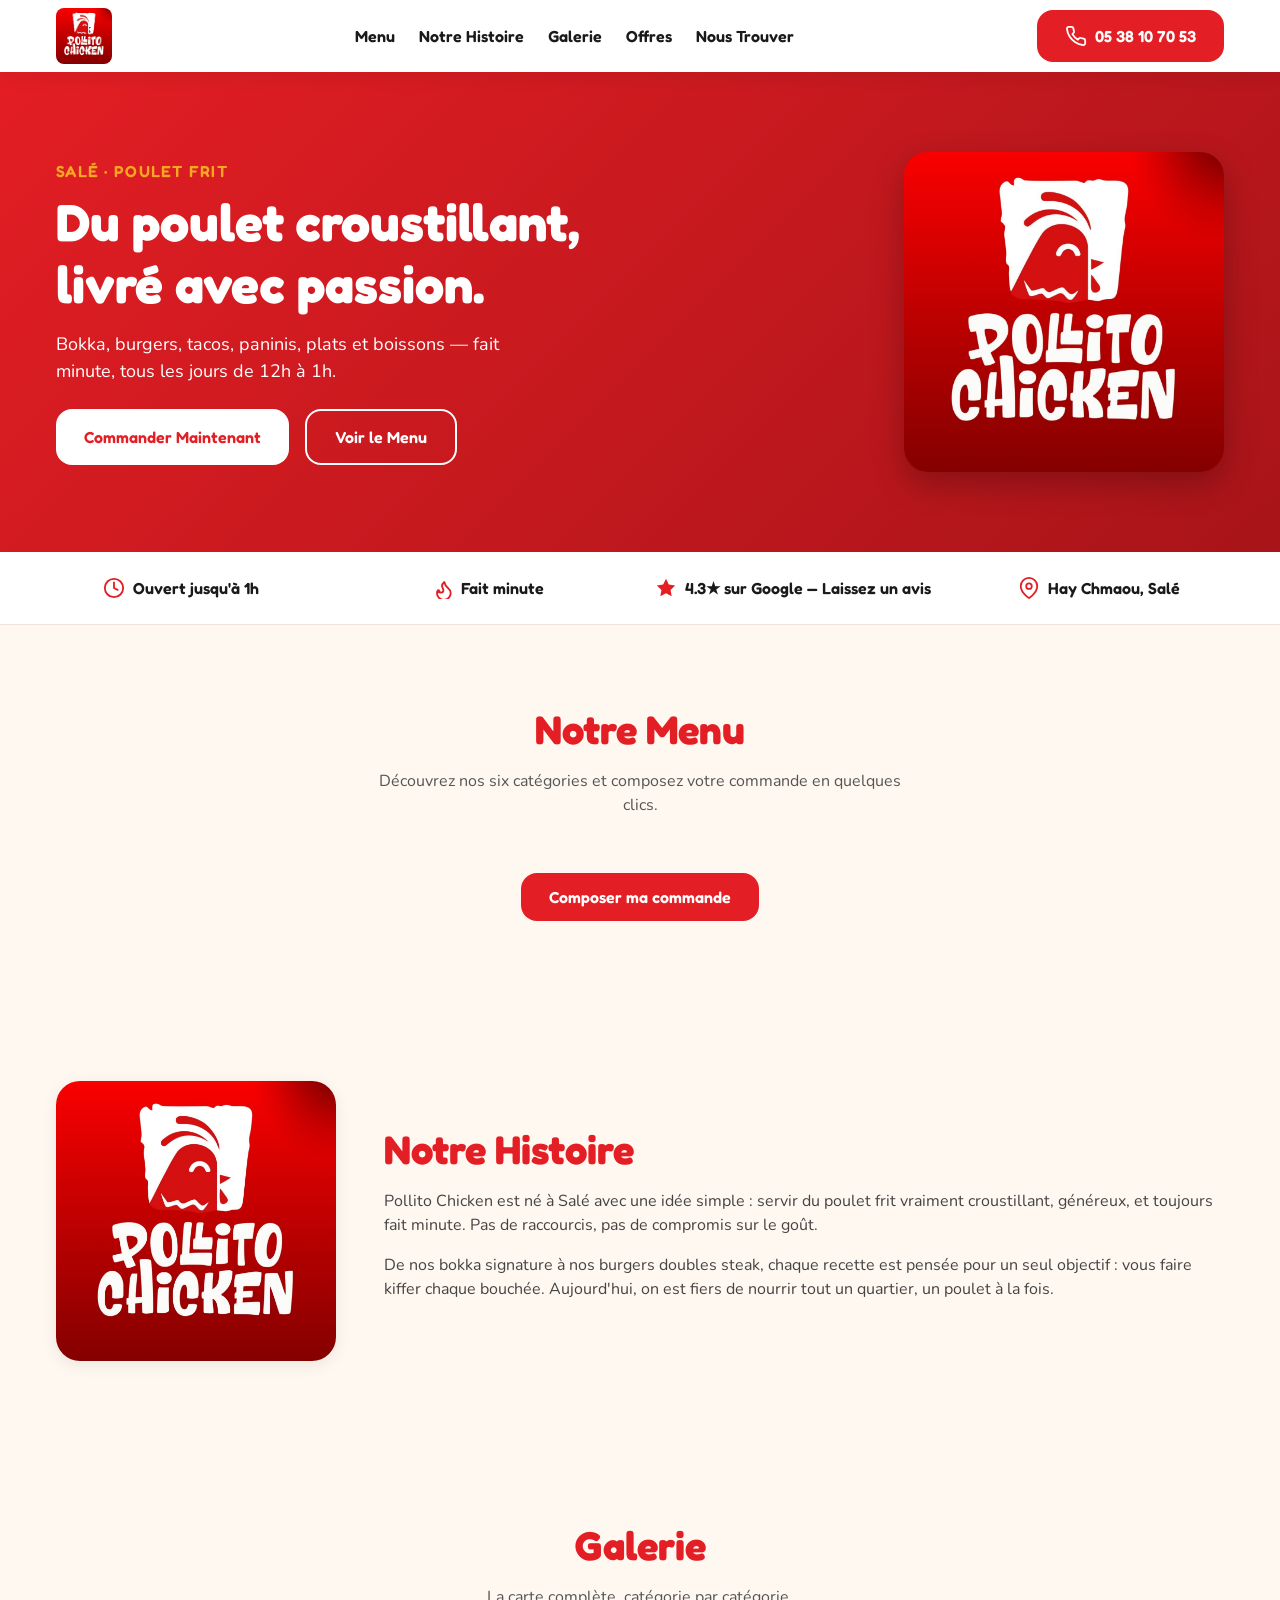
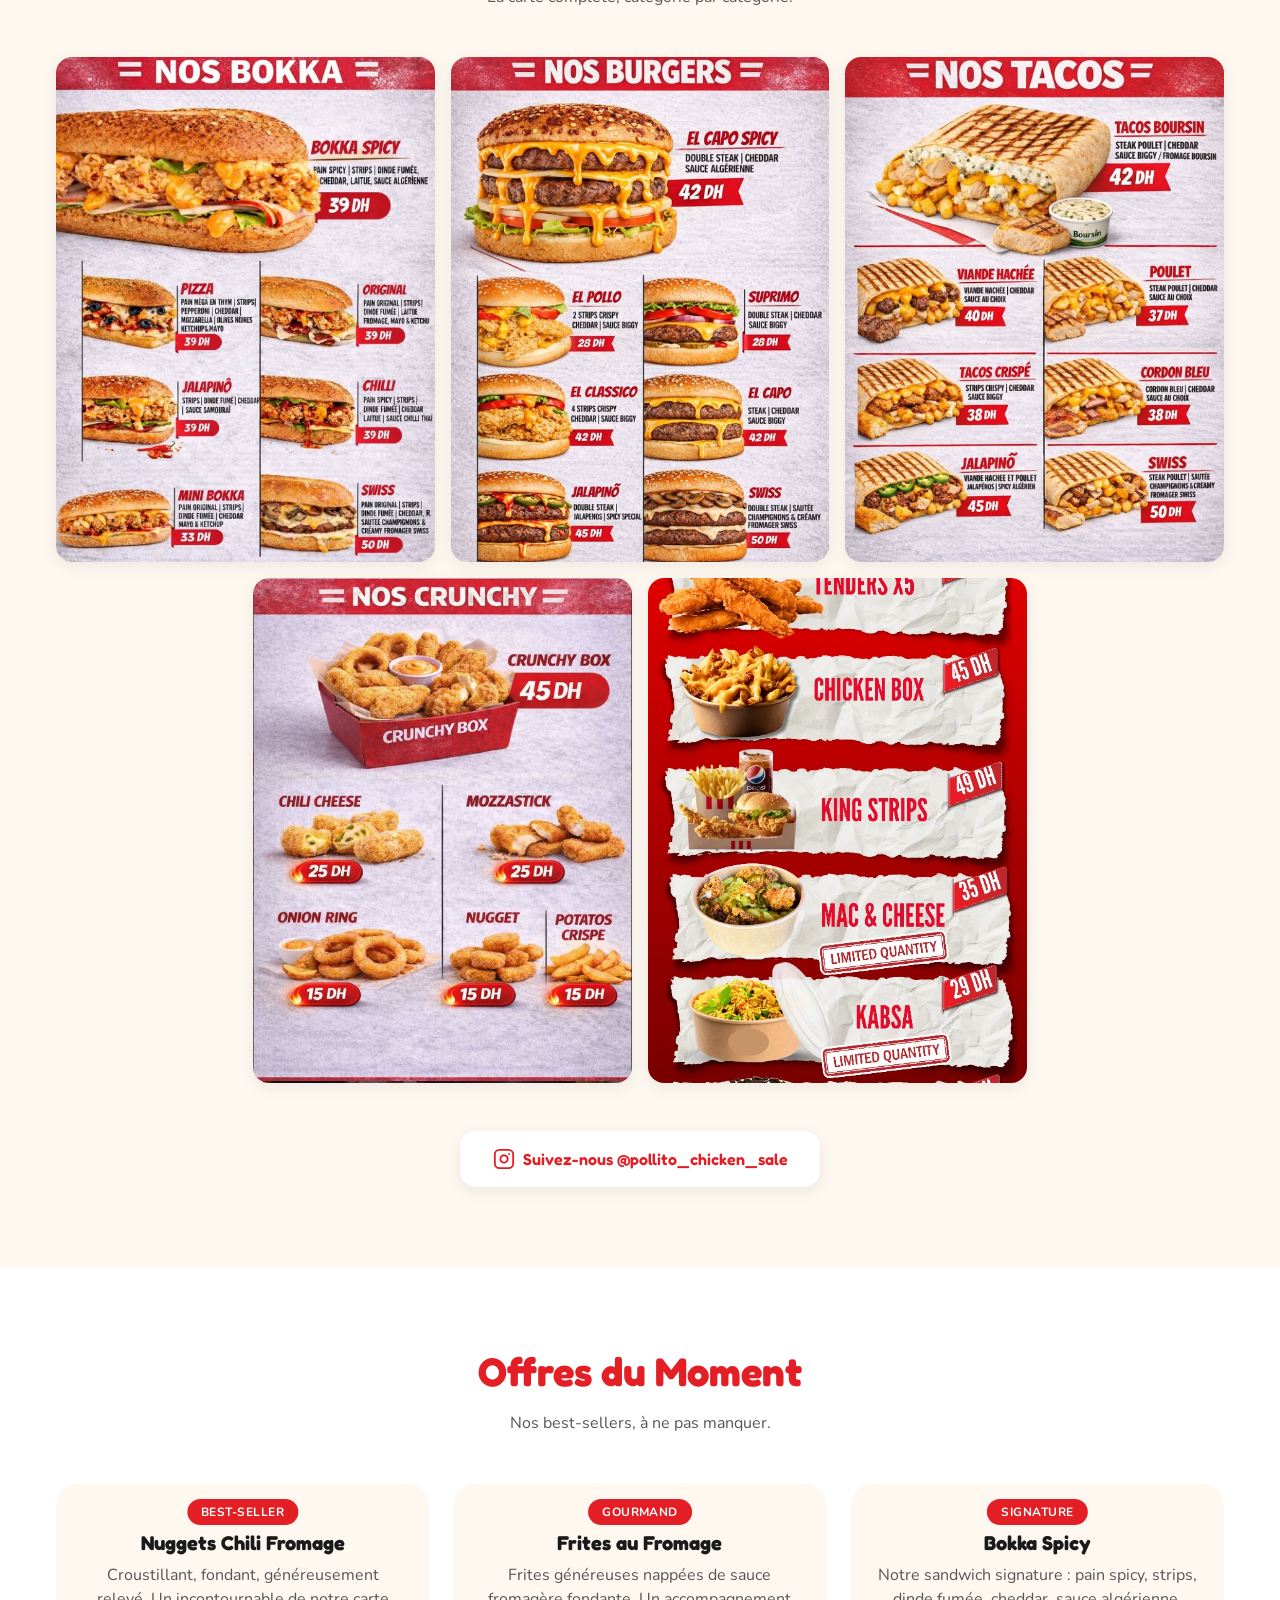
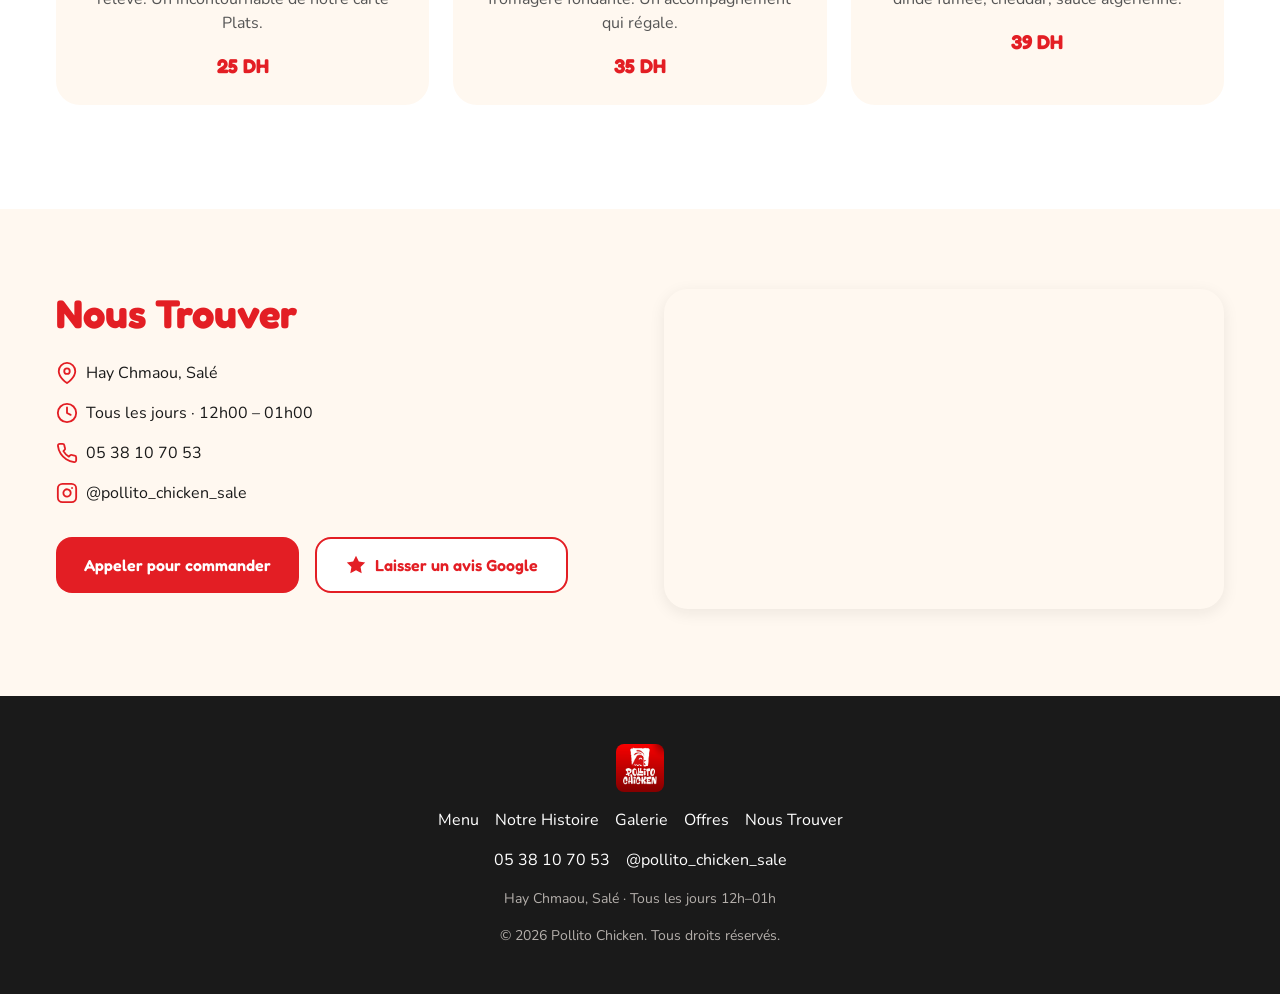
<file: index.html>
<!DOCTYPE html>
<html lang="fr">
<head>
  <meta charset="UTF-8">
  <meta name="viewport" content="width=device-width, initial-scale=1.0">
  <title>Pollito Chicken — Salé | Poulet Frit & Fast-Food</title>
  <meta name="description" content="Pollito Chicken à Salé : bokka, burgers, tacos, paninis, plats et boissons. Poulet frit croustillant, ouvert tous les jours de 12h à 1h. Commandez par téléphone au 05 38 10 70 53.">
  <link rel="icon" type="image/jpeg" href="assets/images/logo.jpg">
  <link rel="preconnect" href="https://fonts.googleapis.com">
  <link rel="preconnect" href="https://fonts.gstatic.com" crossorigin>
  <link href="https://fonts.googleapis.com/css2?family=Fredoka:wght@500;600;700&family=Nunito:wght@400;600;700;800&display=swap" rel="stylesheet">
  <link rel="stylesheet" href="css/styles.css">
  <link rel="stylesheet" href="css/order.css">
</head>
<body>
  <!-- Reusable icon sprite: referenced via <use href="#icon-x"/> throughout the page -->
  <svg class="icon-sprite" aria-hidden="true">
    <symbol id="icon-phone" viewBox="0 0 24 24" fill="none" stroke="currentColor" stroke-width="2" stroke-linecap="round" stroke-linejoin="round">
      <path d="M22 16.92v3a2 2 0 0 1-2.18 2 19.79 19.79 0 0 1-8.63-3.07 19.5 19.5 0 0 1-6-6 19.79 19.79 0 0 1-3.07-8.67A2 2 0 0 1 4.11 2h3a2 2 0 0 1 2 1.72c.127.96.361 1.903.7 2.81a2 2 0 0 1-.45 2.11L8.09 9.91a16 16 0 0 0 6 6l1.27-1.27a2 2 0 0 1 2.11-.45c.907.339 1.85.573 2.81.7A2 2 0 0 1 22 16.92z"/>
    </symbol>
    <symbol id="icon-clock" viewBox="0 0 24 24" fill="none" stroke="currentColor" stroke-width="2" stroke-linecap="round" stroke-linejoin="round">
      <circle cx="12" cy="12" r="10"/>
      <polyline points="12 6 12 12 16 14"/>
    </symbol>
    <symbol id="icon-flame" viewBox="0 0 24 24" fill="none" stroke="currentColor" stroke-width="2" stroke-linecap="round" stroke-linejoin="round">
      <path d="M8.5 14.5A2.5 2.5 0 0 0 11 17a2.5 2.5 0 0 0 2.5-2.5c0-1.38-.5-2-1-3-1.072-2.143-.224-4.054 2-6 .5 2.5 2 4.9 4 6.5 2 1.6 3 3.5 3 5.5a7.5 7.5 0 1 1-15 0c0-1.153.433-2.294 1-3a2.5 2.5 0 0 0 2.5 2.5z"/>
    </symbol>
    <symbol id="icon-star" viewBox="0 0 24 24" fill="currentColor" stroke="none">
      <polygon points="12 2 15.09 8.26 22 9.27 17 14.14 18.18 21.02 12 17.77 5.82 21.02 7 14.14 2 9.27 8.91 8.26 12 2"/>
    </symbol>
    <symbol id="icon-pin" viewBox="0 0 24 24" fill="none" stroke="currentColor" stroke-width="2" stroke-linecap="round" stroke-linejoin="round">
      <path d="M21 10c0 7-9 13-9 13s-9-6-9-13a9 9 0 0 1 18 0z"/>
      <circle cx="12" cy="10" r="3"/>
    </symbol>
    <symbol id="icon-instagram" viewBox="0 0 24 24" fill="none" stroke="currentColor" stroke-width="2" stroke-linecap="round" stroke-linejoin="round">
      <rect x="2" y="2" width="20" height="20" rx="5"/>
      <path d="M16 11.37A4 4 0 1 1 12.63 8 4 4 0 0 1 16 11.37z"/>
      <line x1="17.5" y1="6.5" x2="17.51" y2="6.5"/>
    </symbol>
    <symbol id="icon-menu" viewBox="0 0 24 24" fill="none" stroke="currentColor" stroke-width="2" stroke-linecap="round" stroke-linejoin="round">
      <line x1="3" y1="6" x2="21" y2="6"/>
      <line x1="3" y1="12" x2="21" y2="12"/>
      <line x1="3" y1="18" x2="21" y2="18"/>
    </symbol>
    <symbol id="icon-close" viewBox="0 0 24 24" fill="none" stroke="currentColor" stroke-width="2" stroke-linecap="round" stroke-linejoin="round">
      <line x1="18" y1="6" x2="6" y2="18"/>
      <line x1="6" y1="6" x2="18" y2="18"/>
    </symbol>
  </svg>

  <header class="site-header" id="top">
    <div class="container header-inner">
      <a href="#top" class="logo-link" aria-label="Pollito Chicken — Accueil">
        <img src="assets/images/logo.jpg" alt="Pollito Chicken" class="logo-img">
      </a>

      <nav class="main-nav" id="main-nav" aria-label="Navigation principale">
        <ul>
          <li><a href="#menu">Menu</a></li>
          <li><a href="#histoire">Notre Histoire</a></li>
          <li><a href="#galerie">Galerie</a></li>
          <li><a href="#offres">Offres</a></li>
          <li><a href="#contact">Nous Trouver</a></li>
        </ul>
      </nav>

      <div class="header-actions">
        <a href="tel:+212538107053" class="btn btn-call header-call-btn">
          <svg class="icon"><use href="#icon-phone"/></svg>
          <span>05 38 10 70 53</span>
        </a>
        <button class="nav-toggle" id="nav-toggle" aria-label="Ouvrir le menu" aria-expanded="false" aria-controls="main-nav">
          <svg class="icon nav-toggle-icon-open"><use href="#icon-menu"/></svg>
          <svg class="icon nav-toggle-icon-close"><use href="#icon-close"/></svg>
        </button>
      </div>
    </div>
  </header>

  <main>
    <section class="hero" id="accueil">
      <div class="container hero-inner">
        <div class="hero-content reveal">
          <p class="hero-eyebrow">Salé · Poulet Frit</p>
          <h1>Du poulet croustillant,<br>livré avec passion.</h1>
          <p class="hero-text">Bokka, burgers, tacos, paninis, plats et boissons — fait minute, tous les jours de 12h à 1h.</p>
          <div class="hero-actions">
            <a href="#menu" class="btn btn-primary" data-order-open aria-haspopup="dialog" aria-controls="commander">Commander Maintenant</a>
            <a href="#menu" class="btn btn-secondary">Voir le Menu</a>
          </div>
        </div>
        <div class="hero-media reveal">
          <img src="assets/images/logo.jpg" alt="Pollito Chicken" class="hero-img">
        </div>
      </div>
    </section>

    <div class="trust-strip">
      <div class="container trust-inner">
        <div class="trust-item"><svg class="icon"><use href="#icon-clock"/></svg><span>Ouvert jusqu'à 1h</span></div>
        <div class="trust-item"><svg class="icon"><use href="#icon-flame"/></svg><span>Fait minute</span></div>
        <a class="trust-item trust-item-link" href="https://www.google.com/maps?cid=13992566868224618262&amp;hl=fr" target="_blank" rel="noopener noreferrer"><svg class="icon"><use href="#icon-star"/></svg><span>4.3★ sur Google — Laissez un avis</span></a>
        <div class="trust-item"><svg class="icon"><use href="#icon-pin"/></svg><span>Hay Chmaou, Salé</span></div>
      </div>
    </div>
    <section class="menu order-menu" id="menu" aria-labelledby="menu-title">
      <div class="container">
        <h2 class="section-title reveal" id="menu-title">Notre Menu</h2>
        <p class="section-subtitle reveal">Découvrez nos six catégories et composez votre commande en quelques clics.</p>
        <div class="po-open-wrap">
          <button type="button" class="btn po-open reveal" data-order-open aria-haspopup="dialog" aria-controls="commander">Composer ma commande</button>
        </div>
      </div>
      <div id="commander" class="po-dialog" role="dialog" aria-modal="true" aria-labelledby="pollito-order-title" hidden>
        <div class="po-dialog-card">
          <button type="button" class="po-close" aria-label="Fermer la commande">×</button>
      <div class="po-wrap">
        <h2 id="pollito-order-title" tabindex="-1">Composez votre commande</h2>
        <p class="po-intro">Choisissez vos envies, ajustez les quantités et envoyez votre commande sur WhatsApp.</p>
        <div class="po-layout">
          <div class="po-menu-column">
            <div class="po-filters" aria-label="Parcourir les catégories"></div>
            <div class="po-products"></div>
          </div>
          <aside class="po-cart" aria-labelledby="po-cart-title">
            <h3 id="po-cart-title">Votre commande</h3>
            <p class="po-empty">Votre panier est vide. Ajoutez votre premier plat !</p>
            <ul class="po-lines"></ul>
            <div class="po-total"><strong>Total</strong><strong class="po-total-value">0 DH</strong></div>
            <a class="po-send" aria-disabled="true" target="_blank" rel="noopener noreferrer">Envoyer la commande via WhatsApp</a>
            <p class="po-note">Le message sera préparé dans WhatsApp : appuyez sur Envoyer pour nous le transmettre. Disponibilité et éventuels frais de livraison à confirmer avec le restaurant.</p>
          </aside>
        </div>
        <p class="po-status" role="status" aria-live="polite" aria-atomic="true"></p>
        <noscript>Activez JavaScript pour composer votre commande, ou contactez-nous sur WhatsApp au +212 645 733 161.</noscript>
      </div>
      <script type="application/json" class="po-data">[{"name":"Bokka Spicy","price":39,"image":"assets/images/menu-items/bokka-spicy.jpg","category":"bokka"},{"name":"Bokka Pizza","price":39,"image":"assets/images/menu-items/pizza.jpg","category":"bokka"},{"name":"Bokka Original","price":39,"image":"assets/images/menu-items/original.jpg","category":"bokka"},{"name":"Bokka Chili","price":50,"image":"assets/images/menu-items/chilli.jpg","category":"bokka"},{"name":"Bokka Swiss","price":50,"image":"assets/images/menu-items/swiss-bokka.jpg","category":"bokka"},{"name":"Burger El Pollo","price":28,"image":"assets/images/menu-items/el-pollo.jpg","category":"burgers"},{"name":"Burger Suprimo","price":28,"image":"assets/images/menu-items/suprimo.jpg","category":"burgers"},{"name":"Burger El Classico","price":42,"image":"assets/images/menu-items/el-classico.jpg","category":"burgers"},{"name":"Burger El Capo","price":42,"image":"assets/images/menu-items/el-capo.jpg","category":"burgers"},{"name":"Tacos Boursin","price":42,"image":"assets/images/menu-items/tacos-boursin.jpg","category":"tacos"},{"name":"Tacos Viande Hachée","price":40,"image":"assets/images/menu-items/viande-hachee.jpg","category":"tacos"},{"name":"Tacos Poulet","price":37,"image":"assets/images/menu-items/poulet.jpg","category":"tacos"},{"name":"Tacos Crispé","price":38,"image":"assets/images/menu-items/tacos-crispe.jpg","category":"tacos"},{"name":"Tacos Cordon Bleu","price":38,"image":"assets/images/menu-items/cordon-bleu.jpg","category":"tacos"},{"name":"Tacos Jalapiño","price":45,"image":"assets/images/menu-items/jalapino-tacos.jpg","category":"tacos"},{"name":"Wrap Crispé","price":55,"image":"assets/images/menu-items/wrap-crispy.jpg","category":"paninis"},{"name":"Panini Crispé","price":40,"image":"assets/images/menu-items/panini-crispy.jpg","category":"paninis"},{"name":"Tenders x5","price":35,"image":"assets/images/menu-items/tenders.jpg","category":"plats"},{"name":"Frites au Fromage","price":35,"image":"assets/images/menu-items/cheese-fries.jpg","category":"plats"},{"name":"Nuggets Chili Fromage","price":25,"image":"assets/images/menu-items/chili-cheese.jpg","category":"plats"},{"name":"Bâtonnets de Mozzarella","price":25,"image":"assets/images/menu-items/mozzastick.jpg","category":"plats"},{"name":"Rondelles d'Oignon","price":15,"image":"assets/images/menu-items/onion-ring.jpg","category":"plats"},{"name":"Nuggets","price":15,"image":"assets/images/menu-items/nugget.jpg","category":"plats"},{"name":"Coca Cola","price":12,"image":"assets/images/menu-items/coca-cola.jpg","category":"boissons"},{"name":"Fanta Orange","price":12,"image":"assets/images/menu-items/fanta-orange.jpg","category":"boissons"},{"name":"Sprite","price":12,"image":"assets/images/menu-items/sprite.jpg","category":"boissons"},{"name":"Hawaï Tropical","price":12,"image":"assets/images/menu-items/hawai-tropical.jpg","category":"boissons"},{"name":"Pom's Pomme","price":15,"image":"assets/images/menu-items/poms-pomme.jpg","category":"boissons"}]</script>
      <script src="js/order.js"></script>
        </div>
      </div>
    </section>
    <section class="histoire" id="histoire">
      <div class="container histoire-inner">
        <div class="histoire-media reveal">
          <img src="assets/images/logo.jpg" alt="Le coq mascotte de Pollito Chicken" class="histoire-img">
        </div>
        <div class="histoire-content reveal">
          <h2 class="section-title histoire-title">Notre Histoire</h2>
          <p>Pollito Chicken est né à Salé avec une idée simple : servir du poulet frit vraiment croustillant, généreux, et toujours fait minute. Pas de raccourcis, pas de compromis sur le goût.</p>
          <p>De nos bokka signature à nos burgers doubles steak, chaque recette est pensée pour un seul objectif : vous faire kiffer chaque bouchée. Aujourd'hui, on est fiers de nourrir tout un quartier, un poulet à la fois.</p>
        </div>
      </div>
    </section>
    <section class="galerie" id="galerie">
      <div class="container">
        <h2 class="section-title reveal">Galerie</h2>
        <p class="section-subtitle reveal">La carte complète, catégorie par catégorie.</p>
        <div class="gallery-grid reveal">
          <img src="assets/images/menu-bokka.png" alt="Menu complet Nos Bokka" class="gallery-img" loading="lazy">
          <img src="assets/images/menu-burgers.png" alt="Menu complet Nos Burgers" class="gallery-img" loading="lazy">
          <img src="assets/images/menu-tacos.png" alt="Menu complet Nos Tacos" class="gallery-img" loading="lazy">
          <img src="assets/images/menu-crunchy.png" alt="Menu complet Nos Crunchy" class="gallery-img" loading="lazy">
          <img src="assets/images/menu-plats.jpeg" alt="Menu complet Plats" class="gallery-img" loading="lazy">
        </div>
        <a href="https://www.instagram.com/pollito_chicken_sale" target="_blank" rel="noopener noreferrer" class="instagram-callout reveal">
          <svg class="icon"><use href="#icon-instagram"/></svg>
          <span>Suivez-nous @pollito_chicken_sale</span>
        </a>
      </div>
    </section>
    <section class="offres" id="offres">
      <div class="container">
        <h2 class="section-title reveal">Offres du Moment</h2>
        <p class="section-subtitle reveal">Nos best-sellers, à ne pas manquer.</p>
        <div class="offres-grid">
          <article class="offre-card reveal">
            <span class="offre-badge">Best-seller</span>
            <h3>Nuggets Chili Fromage</h3>
            <p>Croustillant, fondant, généreusement relevé. Un incontournable de notre carte Plats.</p>
            <span class="price">25 DH</span>
          </article>
          <article class="offre-card reveal">
            <span class="offre-badge">Gourmand</span>
            <h3>Frites au Fromage</h3>
            <p>Frites généreuses nappées de sauce fromagère fondante. Un accompagnement qui régale.</p>
            <span class="price">35 DH</span>
          </article>
          <article class="offre-card reveal">
            <span class="offre-badge">Signature</span>
            <h3>Bokka Spicy</h3>
            <p>Notre sandwich signature : pain spicy, strips, dinde fumée, cheddar, sauce algérienne.</p>
            <span class="price">39 DH</span>
          </article>
        </div>
      </div>
    </section>
    <section class="contact" id="contact">
      <div class="container contact-inner">
        <div class="contact-info reveal">
          <h2 class="section-title contact-title">Nous Trouver</h2>
          <ul class="contact-list">
            <li><svg class="icon"><use href="#icon-pin"/></svg><span>Hay Chmaou, Salé</span></li>
            <li><svg class="icon"><use href="#icon-clock"/></svg><span>Tous les jours · 12h00 – 01h00</span></li>
            <li><svg class="icon"><use href="#icon-phone"/></svg><a href="tel:+212538107053">05 38 10 70 53</a></li>
            <li><svg class="icon"><use href="#icon-instagram"/></svg><a href="https://www.instagram.com/pollito_chicken_sale" target="_blank" rel="noopener noreferrer">@pollito_chicken_sale</a></li>
          </ul>
          <div class="contact-actions">
            <a href="tel:+212538107053" class="btn btn-call">Appeler pour commander</a>
            <a href="https://www.google.com/maps?cid=13992566868224618262&amp;hl=fr" target="_blank" rel="noopener noreferrer" class="btn btn-review">
              <svg class="icon"><use href="#icon-star"/></svg>
              <span>Laisser un avis Google</span>
            </a>
          </div>
        </div>
        <div class="contact-map reveal">
          <iframe
            src="https://www.google.com/maps?cid=13992566868224618262&output=embed"
            title="Localisation de Pollito Chicken à Salé"
            loading="lazy"
            referrerpolicy="strict-origin-when-cross-origin">
          </iframe>
        </div>
      </div>
    </section>
  </main>

  <footer class="site-footer">
    <div class="container footer-inner">
      <img src="assets/images/logo.jpg" alt="Pollito Chicken" class="footer-logo">
      <nav class="footer-nav" aria-label="Liens du pied de page">
        <a href="#menu">Menu</a>
        <a href="#histoire">Notre Histoire</a>
        <a href="#galerie">Galerie</a>
        <a href="#offres">Offres</a>
        <a href="#contact">Nous Trouver</a>
      </nav>
      <div class="footer-contact">
        <a href="tel:+212538107053">05 38 10 70 53</a>
        <a href="https://www.instagram.com/pollito_chicken_sale" target="_blank" rel="noopener noreferrer">@pollito_chicken_sale</a>
      </div>
      <p class="footer-hours">Hay Chmaou, Salé · Tous les jours 12h–01h</p>
      <p class="footer-copyright">&copy; 2026 Pollito Chicken. Tous droits réservés.</p>
    </div>
  </footer>

  <script src="js/main.js"></script>
</body>
</html>
</file>
<file: css/styles.css>
/* ===== Design Tokens ===== */
:root {
  --color-primary: #E31E24;
  --color-primary-dark: #A81419;
  --color-cream: #FFF8F0;
  --color-ink: #1A1A1A;
  --color-gold: #F5A623;
  --color-white: #FFFFFF;

  --font-heading: 'Fredoka', sans-serif;
  --font-body: 'Nunito', sans-serif;

  --space-xs: 8px;
  --space-sm: 16px;
  --space-md: 24px;
  --space-lg: 48px;
  --space-xl: 80px;

  --radius-sm: 8px;
  --radius-md: 16px;
  --radius-lg: 24px;

  --shadow-card: 0 4px 16px rgba(26, 26, 26, 0.08);
  --transition-base: 200ms ease;
}

/* ===== Reset ===== */
*, *::before, *::after { box-sizing: border-box; margin: 0; padding: 0; }
html { scroll-behavior: smooth; }
body {
  font-family: var(--font-body);
  background: var(--color-cream);
  color: var(--color-ink);
  font-size: 16px;
  line-height: 1.5;
  -webkit-font-smoothing: antialiased;
  overflow-x: hidden;
}
img { max-width: 100%; height: auto; display: block; }
a { color: inherit; text-decoration: none; }
ul { list-style: none; }
h1, h2, h3, h4 { font-family: var(--font-heading); line-height: 1.2; }
button { font-family: inherit; cursor: pointer; border: none; background: none; }
.icon { width: 22px; height: 22px; flex-shrink: 0; }

.container {
  width: 100%;
  max-width: 1200px;
  margin: 0 auto;
  padding: 0 var(--space-sm);
}

section { padding: var(--space-xl) 0; }

@media (prefers-reduced-motion: reduce) {
  html { scroll-behavior: auto; }
  *, *::before, *::after {
    animation-duration: 0.01ms !important;
    animation-iteration-count: 1 !important;
    transition-duration: 0.01ms !important;
  }
}

.icon-sprite { display: none; }

a:focus-visible, button:focus-visible {
  outline: 3px solid var(--color-gold);
  outline-offset: 2px;
}

/* ===== Buttons ===== */
.btn {
  display: inline-flex;
  align-items: center;
  justify-content: center;
  gap: var(--space-xs);
  padding: 14px 28px;
  border-radius: var(--radius-md);
  font-family: var(--font-heading);
  font-weight: 600;
  font-size: 1rem;
  min-height: 44px;
  transition: transform var(--transition-base), box-shadow var(--transition-base), background var(--transition-base);
}
.btn-primary { background: var(--color-white); color: var(--color-primary); }
.btn-primary:hover { transform: translateY(-2px); box-shadow: var(--shadow-card); }
.btn-secondary { background: transparent; color: var(--color-white); border: 2px solid var(--color-white); }
.btn-secondary:hover { background: rgba(255, 255, 255, 0.15); }
.btn-call { background: var(--color-primary); color: var(--color-white); }
.btn-call:hover { background: var(--color-primary-dark); transform: translateY(-2px); }
.btn-review { background: var(--color-white); color: var(--color-primary); border: 2px solid var(--color-primary); }
.btn-review:hover { background: #FCE8E8; transform: translateY(-2px); }

/* ===== Section headings ===== */
.section-title {
  font-size: clamp(1.75rem, 4vw, 2.5rem);
  color: var(--color-primary);
  text-align: center;
  margin-bottom: var(--space-sm);
}
.section-subtitle {
  text-align: center;
  max-width: 560px;
  margin: 0 auto var(--space-lg);
  color: #555;
}

/* ===== Scroll reveal ===== */
.reveal { opacity: 0; transform: translateY(24px); transition: opacity 500ms ease, transform 500ms ease; }
.reveal.is-visible { opacity: 1; transform: translateY(0); }

/* ===== Header ===== */
.site-header {
  position: sticky;
  top: 0;
  z-index: 100;
  background: var(--color-white);
  box-shadow: var(--shadow-card);
}
.header-inner {
  display: flex;
  align-items: center;
  justify-content: space-between;
  gap: var(--space-md);
  padding-top: var(--space-xs);
  padding-bottom: var(--space-xs);
}
.logo-img { width: 56px; height: 56px; border-radius: var(--radius-sm); object-fit: cover; }

.main-nav ul { display: flex; gap: var(--space-md); }
.main-nav a {
  font-family: var(--font-heading);
  font-weight: 600;
  padding: var(--space-xs) 0;
  transition: color var(--transition-base);
}
.main-nav a:hover { color: var(--color-primary); }

.header-actions { display: flex; align-items: center; gap: var(--space-sm); }
.header-call-btn span { display: none; }
.nav-toggle {
  display: none;
  width: 44px;
  height: 44px;
  align-items: center;
  justify-content: center;
  position: relative;
}
.nav-toggle-icon-close { display: none; }
.nav-toggle.is-active .nav-toggle-icon-open { display: none; }
.nav-toggle.is-active .nav-toggle-icon-close { display: block; }

@media (min-width: 768px) {
  .header-call-btn span { display: inline; }
}

@media (max-width: 767px) {
  .nav-toggle { display: inline-flex; }
  .main-nav {
    position: fixed;
    top: 72px;
    left: 0;
    right: 0;
    background: var(--color-white);
    box-shadow: var(--shadow-card);
    max-height: 0;
    overflow: hidden;
    transition: max-height var(--transition-base);
  }
  .main-nav.is-open { max-height: 400px; }
  .main-nav ul { flex-direction: column; gap: 0; padding: var(--space-sm); }
  .main-nav a { display: block; padding: var(--space-sm); }
}

/* ===== Hero ===== */
.hero {
  background: linear-gradient(135deg, var(--color-primary), var(--color-primary-dark));
  color: var(--color-white);
  padding-top: var(--space-xl);
  padding-bottom: var(--space-xl);
}
.hero-inner {
  display: flex;
  flex-direction: column-reverse;
  align-items: center;
  gap: var(--space-lg);
}
.hero-eyebrow {
  font-family: var(--font-heading);
  font-weight: 600;
  letter-spacing: 0.08em;
  text-transform: uppercase;
  color: var(--color-gold);
  margin-bottom: var(--space-xs);
}
.hero-content h1 { font-size: clamp(2rem, 6vw, 3.25rem); margin-bottom: var(--space-sm); }
.hero-text { max-width: 480px; margin-bottom: var(--space-md); font-size: 1.125rem; }
.hero-actions { display: flex; flex-wrap: wrap; gap: var(--space-sm); }
.hero-media { width: 220px; }
.hero-img { border-radius: var(--radius-lg); box-shadow: 0 12px 32px rgba(0, 0, 0, 0.25); }

@media (min-width: 768px) {
  .hero-inner { flex-direction: row; justify-content: space-between; text-align: left; }
  .hero-media { width: 320px; }
}

/* ===== Trust strip ===== */
.trust-strip { background: var(--color-white); border-bottom: 1px solid #F0E4DB; }
.trust-inner {
  display: grid;
  grid-template-columns: repeat(2, 1fr);
  gap: var(--space-md);
  padding: var(--space-md) 0;
}
.trust-item { display: flex; align-items: center; gap: var(--space-xs); font-family: var(--font-heading); font-weight: 600; color: var(--color-ink); }
.trust-item .icon { color: var(--color-primary); }
.trust-item-link { transition: color var(--transition-base); }
.trust-item-link:hover { color: var(--color-primary); }

@media (min-width: 768px) {
  .trust-inner { grid-template-columns: repeat(4, 1fr); justify-items: center; }
}

/* ===== Menu ===== */
.menu-tabs {
  display: flex;
  flex-wrap: wrap;
  justify-content: center;
  gap: var(--space-xs);
  margin-bottom: var(--space-lg);
}
.menu-tab {
  padding: 10px 20px;
  min-height: 44px;
  border-radius: var(--radius-md);
  font-family: var(--font-heading);
  font-weight: 600;
  color: var(--color-primary);
  background: var(--color-white);
  border: 2px solid var(--color-primary);
  transition: background var(--transition-base), color var(--transition-base);
}
.menu-tab:hover { background: #FCE8E8; }
.menu-tab.is-active { background: var(--color-primary); color: var(--color-white); }

.menu-expand {
  display: flex;
  flex-wrap: wrap;
  justify-content: center;
  gap: var(--space-sm);
}

.menu-expand-item {
  position: relative;
  overflow: hidden;
  border-radius: var(--radius-md);
  cursor: pointer;
  aspect-ratio: 4 / 3;
  box-shadow: var(--shadow-card);
  background: var(--color-ink);
  width: calc(50% - var(--space-sm) / 2);
}
@media (min-width: 768px) {
  .menu-expand-item { width: calc(33.333% - var(--space-sm) * 2 / 3); }
  #panel-burgers .menu-expand-item { width: calc(50% - var(--space-sm) / 2); }
}
.menu-expand-item.featured { box-shadow: 0 0 0 2px var(--color-gold), var(--shadow-card); }
.menu-expand-item:focus-visible { outline: 3px solid var(--color-gold); outline-offset: 2px; }

.menu-expand-img {
  position: absolute;
  inset: 0;
  width: 100%;
  height: 100%;
  object-fit: cover;
  transform: scale(1);
  filter: brightness(1);
  transition: transform 400ms ease, filter 400ms ease;
}
.menu-expand-item:hover .menu-expand-img,
.menu-expand-item:focus-visible .menu-expand-img,
.menu-expand-item.is-active .menu-expand-img {
  transform: scale(1.12);
  filter: brightness(0.7);
}

.menu-expand-scrim {
  position: absolute;
  inset: 0;
  background: linear-gradient(to top, rgba(26, 26, 26, 0.9) 0%, rgba(26, 26, 26, 0.35) 55%, rgba(26, 26, 26, 0.05) 100%);
}

.menu-expand-label {
  position: absolute;
  left: 0;
  right: 0;
  bottom: 0;
  display: flex;
  justify-content: space-between;
  align-items: center;
  gap: var(--space-xs);
  padding: var(--space-xs) var(--space-sm);
  color: var(--color-white);
  font-family: var(--font-heading);
  font-weight: 600;
  font-size: 0.85rem;
  opacity: 1;
  transition: opacity 200ms ease;
}
.menu-expand-label span:first-child {
  min-width: 0;
  overflow: hidden;
  text-overflow: ellipsis;
  white-space: nowrap;
}
.menu-expand-label .price { color: var(--color-gold); flex-shrink: 0; }
@media (max-width: 767px) {
  .menu-expand-label { font-size: 0.75rem; padding: var(--space-xs) var(--space-xs); }
}
.menu-expand-item:hover .menu-expand-label,
.menu-expand-item:focus-visible .menu-expand-label,
.menu-expand-item.is-active .menu-expand-label { opacity: 0; }

.menu-expand-content {
  position: absolute;
  inset: 0;
  display: flex;
  flex-direction: column;
  justify-content: flex-end;
  gap: var(--space-xs);
  padding: var(--space-md);
  opacity: 0;
  transform: translateY(10px);
  transition: opacity 250ms ease 60ms, transform 250ms ease 60ms;
  pointer-events: none;
}
.menu-expand-item:hover .menu-expand-content,
.menu-expand-item:focus-visible .menu-expand-content,
.menu-expand-item.is-active .menu-expand-content {
  opacity: 1;
  transform: translateY(0);
  pointer-events: auto;
}
.menu-expand-content h3 { color: var(--color-white); font-size: 1.05rem; }
.menu-expand-content p { color: rgba(255, 255, 255, 0.88); font-size: 0.8rem; line-height: 1.35; }
.menu-expand-content .price {
  font-family: var(--font-heading);
  font-weight: 700;
  color: var(--color-gold);
  font-size: 0.95rem;
}
.badge-limited {
  display: inline-block;
  padding: 4px 10px;
  border-radius: 999px;
  background: var(--color-gold);
  color: var(--color-ink);
  font-size: 0.75rem;
  font-weight: 700;
  align-self: flex-start;
}

/* ===== Notre Histoire ===== */
.histoire-inner {
  display: flex;
  flex-direction: column;
  align-items: center;
  gap: var(--space-lg);
  text-align: center;
}
.histoire-media { width: 200px; }
.histoire-img { border-radius: var(--radius-lg); box-shadow: var(--shadow-card); }
.histoire-title { text-align: center; }
.histoire-content p { margin-bottom: var(--space-sm); color: #444; }

@media (min-width: 768px) {
  .histoire-inner { flex-direction: row; text-align: left; }
  .histoire-media { width: 280px; flex-shrink: 0; }
  .histoire-title { text-align: left; }
}

/* ===== Galerie ===== */
.gallery-grid {
  display: flex;
  flex-wrap: wrap;
  justify-content: center;
  gap: var(--space-sm);
  margin-bottom: var(--space-lg);
}
.gallery-img {
  width: calc(50% - var(--space-sm) / 2);
  border-radius: var(--radius-md);
  box-shadow: var(--shadow-card);
  aspect-ratio: 3 / 4;
  object-fit: cover;
}

@media (min-width: 768px) {
  .gallery-img { width: calc(33.333% - var(--space-sm) * 2 / 3); }
}

.instagram-callout {
  display: flex;
  align-items: center;
  justify-content: center;
  gap: var(--space-xs);
  max-width: 360px;
  margin: 0 auto;
  padding: var(--space-sm) var(--space-md);
  border-radius: var(--radius-md);
  background: var(--color-white);
  box-shadow: var(--shadow-card);
  font-family: var(--font-heading);
  font-weight: 600;
  color: var(--color-primary);
  transition: transform var(--transition-base);
}
.instagram-callout:hover { transform: translateY(-2px); }

/* ===== Offres ===== */
.offres { background: var(--color-white); }
.offres-grid {
  display: grid;
  grid-template-columns: 1fr;
  gap: var(--space-md);
  margin-bottom: var(--space-md);
}
.offre-card {
  position: relative;
  background: var(--color-cream);
  border-radius: var(--radius-lg);
  padding: var(--space-lg) var(--space-md) var(--space-md);
  text-align: center;
}
.offre-badge {
  position: absolute;
  top: var(--space-sm);
  left: 50%;
  transform: translateX(-50%);
  background: var(--color-primary);
  color: var(--color-white);
  padding: 4px 14px;
  border-radius: 999px;
  font-size: 0.75rem;
  font-weight: 700;
  text-transform: uppercase;
  letter-spacing: 0.04em;
}
.offre-card h3 { font-size: 1.25rem; margin-bottom: var(--space-xs); }
.offre-card p { color: #555; margin-bottom: var(--space-sm); }
.offre-card .price { font-family: var(--font-heading); font-weight: 700; font-size: 1.25rem; color: var(--color-primary); }
.offres-note { text-align: center; color: #777; font-size: 0.9rem; }

@media (min-width: 768px) {
  .offres-grid { grid-template-columns: repeat(3, 1fr); }
}

/* ===== Nous Trouver ===== */
.contact-inner {
  display: flex;
  flex-direction: column;
  gap: var(--space-lg);
}
.contact-title { text-align: center; }
.contact-list { margin-bottom: var(--space-md); }
.contact-list li { display: flex; align-items: center; gap: var(--space-xs); padding: var(--space-xs) 0; }
.contact-list .icon { color: var(--color-primary); }
.contact-list a:hover { color: var(--color-primary); }
.contact-actions { display: flex; flex-wrap: wrap; gap: var(--space-sm); }
.contact-map { width: 100%; }
.contact-map iframe { width: 100%; height: 320px; border: 0; border-radius: var(--radius-lg); box-shadow: var(--shadow-card); }

@media (min-width: 768px) {
  .contact-inner { flex-direction: row; align-items: flex-start; }
  .contact-info { flex: 1; }
  .contact-map { flex: 1; }
  .contact-title { text-align: left; }
}

/* ===== Footer ===== */
.site-footer { background: var(--color-ink); color: var(--color-white); padding: var(--space-lg) 0; }
.footer-inner { display: flex; flex-direction: column; align-items: center; gap: var(--space-sm); text-align: center; }
.footer-logo { width: 48px; height: 48px; border-radius: var(--radius-sm); }
.footer-nav { display: flex; flex-wrap: wrap; justify-content: center; gap: var(--space-sm); }
.footer-nav a:hover { color: var(--color-gold); }
.footer-contact { display: flex; flex-wrap: wrap; justify-content: center; gap: var(--space-sm); }
.footer-contact a:hover { color: var(--color-gold); }
.footer-hours, .footer-copyright { color: #B5B0AC; font-size: 0.875rem; }
</file>
<file: css/order.css>
#menu .po-open { background:var(--color-primary,#E31E24); color:white; border:0; margin-top:8px; }
#menu .po-open:hover { background:var(--color-primary-dark,#A81419); transform:translateY(-2px); }
#menu .po-open-wrap { text-align:center; }
#commander { position:fixed; inset:0; z-index:1000; display:grid; place-items:center; overflow:auto; padding:16px; background:rgba(26,26,26,.68); backdrop-filter:blur(4px); color:var(--color-ink,#1A1A1A); font:16px/1.5 var(--font-body,'Nunito',sans-serif); }
#commander[hidden] { display:none!important; }
#commander .po-dialog-card { position:relative; width:min(1168px,100%); height:min(780px,calc(100dvh - 32px)); overflow:hidden; border-radius:24px; background:var(--color-cream,#FFF8F0); box-shadow:0 24px 70px rgba(26,26,26,.28); animation:po-enter 220ms ease-out; }
#commander .po-close { position:sticky; z-index:2; top:12px; float:right; margin:12px 12px -56px 0; border:0; border-radius:999px; background:#fff; color:#A81419; font-size:28px; line-height:1; box-shadow:0 4px 16px rgba(26,26,26,.14); }
body.po-modal-open { overflow:hidden; }
@keyframes po-enter { from { opacity:0; transform:translateY(12px) scale(.985); } to { opacity:1; transform:none; } }
#commander * { box-sizing:border-box; }
#commander .po-wrap { width:100%; height:100%; margin:auto; padding:32px; display:flex; flex-direction:column; overflow:hidden; }
#commander h2,#commander h3,#commander button { font-family:var(--font-heading,'Fredoka',sans-serif); }
#commander h2 { color:var(--color-primary,#E31E24); font-size:clamp(28px,4vw,40px); margin:0 0 12px; }
#commander .po-intro { margin:0 0 24px; }
#commander .po-layout { display:grid; grid-template-columns:minmax(0,2fr) minmax(280px,1fr); gap:24px; align-items:stretch; flex:1; min-height:0; }
#commander .po-menu-column { display:flex; flex-direction:column; min-height:0; }
#commander .po-filters { display:flex; flex-wrap:wrap; flex:none; gap:8px; margin-bottom:12px; }
#commander button { min-height:44px; min-width:44px; cursor:pointer; border:1px solid #decfc5; border-radius:12px; background:white; color:#1A1A1A; font-size:16px; padding:8px 12px; transition:background 180ms; }
#commander button:focus-visible,#commander a:focus-visible { outline:3px solid #A81419; outline-offset:3px; }
#commander button[aria-pressed="true"] { background:#A81419; color:white; border-color:#A81419; }
#commander button:disabled { opacity:.45; cursor:default; }
#commander .po-products { position:relative; flex:1; min-height:0; overflow-y:auto; overscroll-behavior:contain; scrollbar-gutter:stable; padding:0 8px 20px 0; scroll-behavior:smooth; }
#commander .po-category-section { scroll-margin-top:8px; }
#commander .po-category-section + .po-category-section { margin-top:24px; }
#commander .po-category-title { color:#1A1A1A; font-size:20px; margin:0 0 10px; }
#commander .po-category-grid { display:grid; grid-template-columns:repeat(2,minmax(0,1fr)); gap:12px; }
#commander .po-product { background:white; border:1px solid #eadbd0; border-radius:16px; padding:16px; display:flex; flex-direction:column; gap:12px; }
#commander .po-product img { width:72px; height:72px; object-fit:cover; border-radius:12px; }
#commander h3 { font-size:18px; line-height:1.35; margin:0; overflow-wrap:anywhere; }
#commander .po-price { color:#A81419; font-weight:800; margin:0; }
#commander .po-picker { display:flex; align-items:center; gap:12px; margin-top:auto; }
#commander output { min-width:24px; text-align:center; font-weight:800; }
#commander .po-cart { align-self:start; max-height:100%; overflow-y:auto; background:white; border:1px solid #eadbd0; border-radius:24px; padding:24px; box-shadow:0 4px 16px #1a1a1a0d; }
#commander .po-lines { list-style:none; padding:0; margin:16px 0; }
#commander .po-lines li { padding:12px 0; border-bottom:1px solid #eadbd0; }
#commander .po-line-top { display:flex; justify-content:space-between; gap:12px; }
#commander .po-line-top span { flex-shrink:0; }
#commander .po-lines .po-picker { margin-top:8px; }
#commander .po-total { display:flex; justify-content:space-between; gap:12px; font-size:20px; margin:16px 0; }
#commander .po-send { display:block; text-align:center; background:#A81419; color:white; padding:14px 16px; border-radius:16px; font-weight:800; text-decoration:none; }
#commander .po-send[aria-disabled="true"] { background:#eee5de; color:#65594f; cursor:default; }
#commander .po-note { font-size:14px; margin:12px 0 0; color:#555; }
#commander [hidden] { display:none!important; }
#commander .po-status { position:absolute; width:1px; height:1px; overflow:hidden; clip-path:inset(50%); }

@media(max-width:767px) {
  #commander { padding:0; place-items:stretch; }
  #commander .po-dialog-card { width:100%; height:100dvh; border-radius:0; }
  #commander .po-wrap { padding:24px 16px calc(16px + env(safe-area-inset-bottom)); }
  #commander h2 { font-size:28px; line-height:1.12; padding-right:48px; }
  #commander .po-intro { margin-bottom:14px; padding-right:36px; }
  #commander .po-layout { grid-template-columns:1fr; grid-template-rows:minmax(0,1fr) auto; gap:12px; }
  #commander .po-cart { width:100%; max-height:32dvh; padding:16px; border-radius:18px; }
  #commander .po-cart .po-note { display:none; }
  #commander .po-total { margin:10px 0; }
  #commander .po-product { padding:12px; }
  #commander h3 { font-size:16px; }
}

@media(max-width:359px) { #commander .po-category-grid { grid-template-columns:1fr; } }
@media(prefers-reduced-motion:reduce) { #commander button { transition:none; } }
</file>
